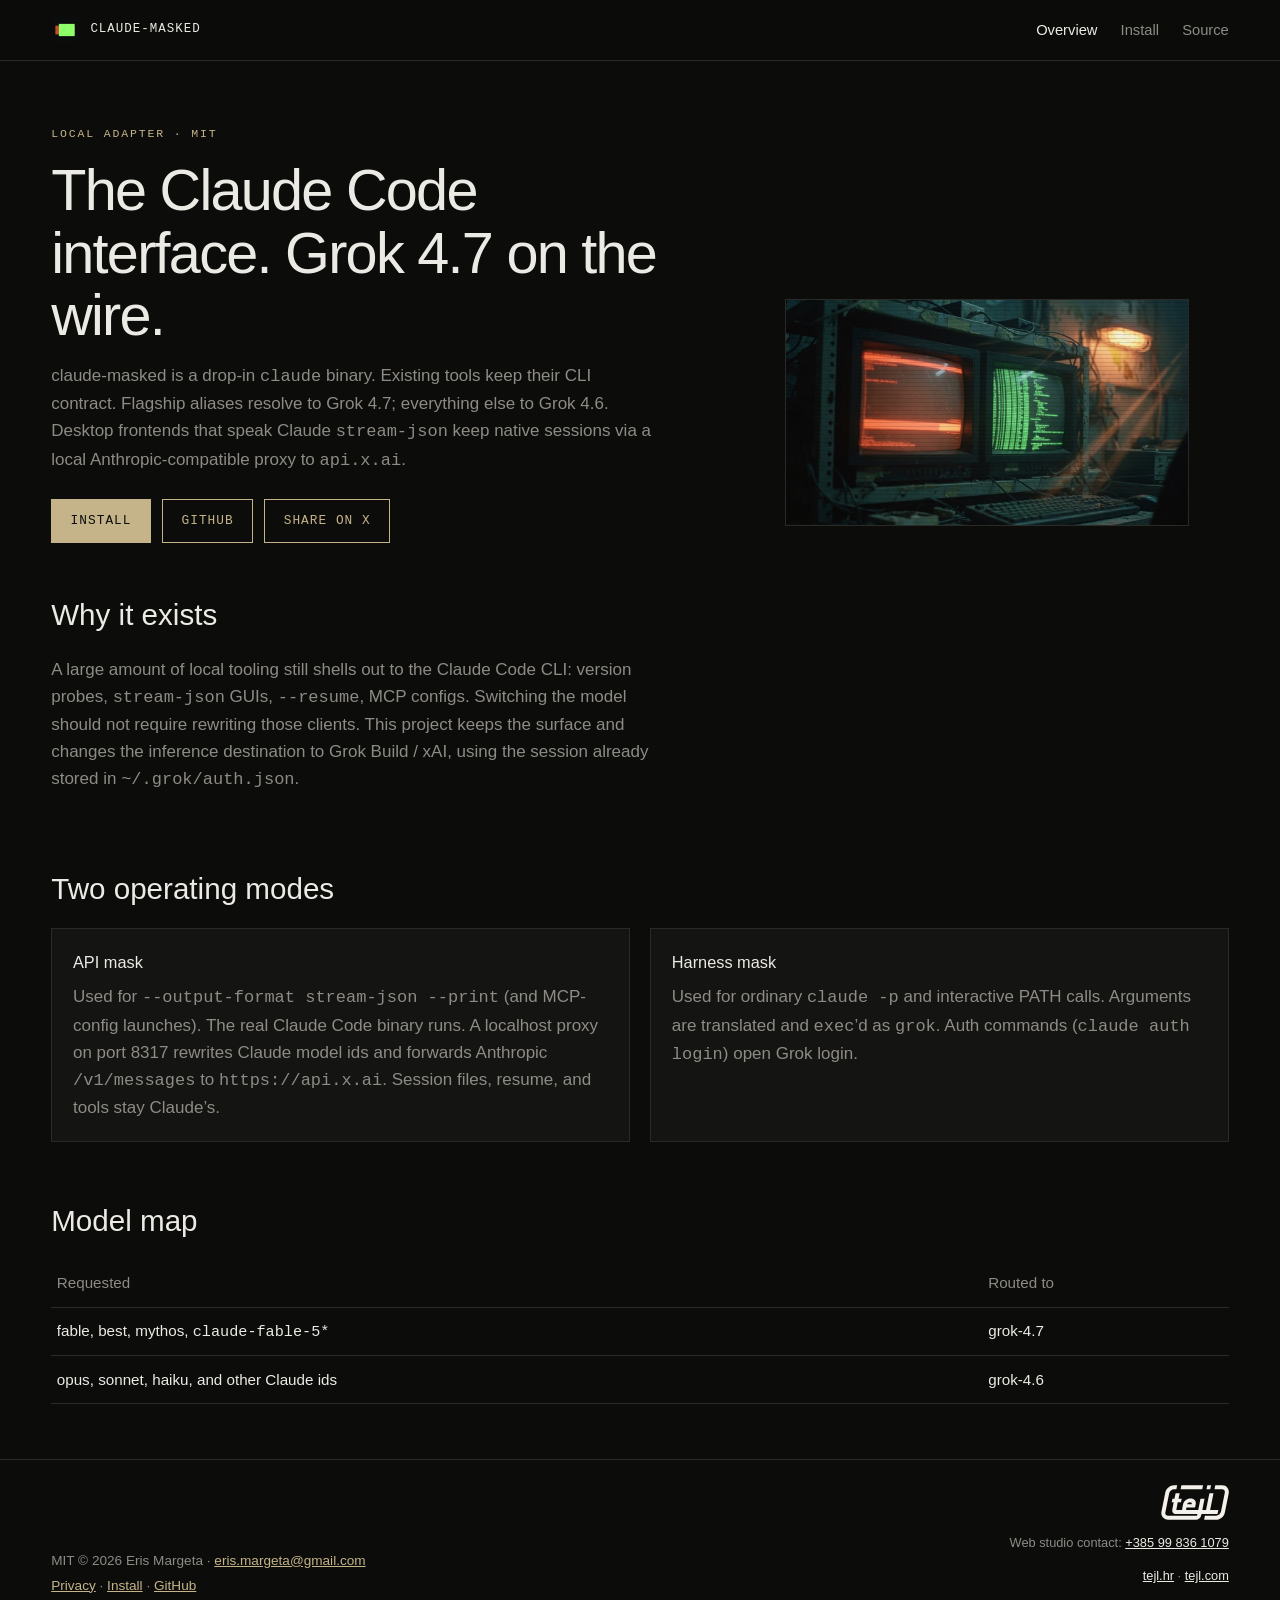
<file: web/index.html>
<!DOCTYPE html>
<html lang="en">
<head>
  <meta charset="utf-8">
  <meta name="viewport" content="width=device-width, initial-scale=1">
  <title>claude-masked — Claude Code surface, Grok Build models</title>
  <meta name="description" content="A local adapter that keeps the Claude Code CLI contract and routes model calls to Grok 4.7 and Grok 4.6. MIT. Maintained by TEJL Studio.">
  <meta name="robots" content="index,follow">
  <link rel="canonical" href="https://claude-masked.vercel.app/">
  <meta name="theme-color" content="#0c0c0b">
  <meta name="author" content="Eris Margeta Kurdali">
  <meta property="og:locale" content="en_GB">
  <meta property="og:type" content="website">
  <meta property="og:site_name" content="claude-masked">
  <meta property="og:title" content="claude-masked — Claude Code surface, Grok Build models">
  <meta property="og:description" content="Keep the Claude Code CLI. Route inference to Grok 4.7 / 4.6 on your existing xAI session.">
  <meta property="og:url" content="https://claude-masked.vercel.app/">
  <meta property="og:image" content="https://claude-masked.vercel.app/assets/og.jpg">
  <meta property="og:image:width" content="1200">
  <meta property="og:image:height" content="630">
  <meta property="og:image:alt" content="Dark workstation still used as the claude-masked social image">
  <meta name="twitter:card" content="summary_large_image">
  <meta name="twitter:title" content="claude-masked — Claude Code surface, Grok Build models">
  <meta name="twitter:description" content="Local Claude Code adapter for Grok 4.7. MIT.">
  <meta name="twitter:image" content="https://claude-masked.vercel.app/assets/twitter-large.jpg">
  <meta name="twitter:image:alt" content="Dark workstation still used as the claude-masked social image">
  <link rel="icon" href="./assets/favicon.svg" type="image/svg+xml">
  <link rel="icon" href="./assets/favicon-32.png" type="image/png" sizes="32x32">
  <link rel="apple-touch-icon" href="./assets/apple-touch.png">
  <link rel="manifest" href="./manifest.webmanifest">
  <link rel="stylesheet" href="./styles.css">
  <script type="application/ld+json">
  {
    "@context": "https://schema.org",
    "@graph": [
      {
        "@type": "Person",
        "@id": "https://claude-masked.vercel.app/#author",
        "name": "Eris Margeta Kurdali",
        "email": "eris.margeta@gmail.com",
        "url": "https://github.com/Eris-Margeta"
      },
      {
        "@type": "Organization",
        "@id": "https://tejl.hr/#studio",
        "name": "TEJL Studio",
        "url": "https://tejl.hr/",
        "sameAs": ["https://tejl.com/"]
      },
      {
        "@type": "SoftwareApplication",
        "@id": "https://claude-masked.vercel.app/#app",
        "name": "claude-masked",
        "applicationCategory": "DeveloperApplication",
        "operatingSystem": "macOS, Linux",
        "license": "https://opensource.org/licenses/MIT",
        "author": {"@id": "https://claude-masked.vercel.app/#author"},
        "creator": {"@id": "https://tejl.hr/#studio"},
        "url": "https://claude-masked.vercel.app/",
        "codeRepository": "https://github.com/Eris-Margeta/claude-masked",
        "description": "Local adapter that preserves the Claude Code CLI contract and routes model inference to Grok 4.7 and Grok 4.6."
      },
      {
        "@type": "WebSite",
        "@id": "https://claude-masked.vercel.app/#website",
        "url": "https://claude-masked.vercel.app/",
        "name": "claude-masked",
        "inLanguage": "en",
        "publisher": {"@id": "https://claude-masked.vercel.app/#author"},
        "creator": {"@id": "https://tejl.hr/#studio"}
      },
      {
        "@type": "WebPage",
        "@id": "https://claude-masked.vercel.app/#webpage",
        "url": "https://claude-masked.vercel.app/",
        "name": "claude-masked — Claude Code surface, Grok Build models",
        "isPartOf": {"@id": "https://claude-masked.vercel.app/#website"},
        "about": {"@id": "https://claude-masked.vercel.app/#app"},
        "author": {"@id": "https://claude-masked.vercel.app/#author"}
      }
    ]
  }
  </script>
</head>
<body>
  <a class="skip" href="#overview">Skip to content</a>
  <header class="site">
    <a class="wordmark" href="./">
      <img src="./assets/mark.svg" width="28" height="28" alt="">
      claude-masked
    </a>
    <nav aria-label="Primary">
      <a href="./" aria-current="page">Overview</a>
      <a href="./install/">Install</a>
      <a href="https://github.com/Eris-Margeta/claude-masked">Source</a>
    </nav>
  </header>
  <main>
    <section class="hero" aria-labelledby="hero-title">
      <div>
        <p class="kicker">Local adapter · MIT</p>
        <h1 id="hero-title">The Claude Code interface. Grok 4.7 on the wire.</h1>
        <p class="lede">claude-masked is a drop-in <code>claude</code> binary. Existing tools keep their CLI contract. Flagship aliases resolve to Grok 4.7; everything else to Grok 4.6. Desktop frontends that speak Claude <code>stream-json</code> keep native sessions via a local Anthropic-compatible proxy to <code>api.x.ai</code>.</p>
        <div class="actions">
          <a class="btn" href="./install/">Install</a>
          <a class="btn ghost" href="https://github.com/Eris-Margeta/claude-masked">GitHub</a>
          <a class="btn ghost" id="share-x" href="https://twitter.com/intent/tweet?text=claude-masked%20keeps%20the%20Claude%20Code%20CLI%20and%20routes%20inference%20to%20Grok%204.7.%20https%3A%2F%2Fclaude-masked.vercel.app%2F">Share on X</a>
        </div>
      </div>
      <figure class="hero-art">
        <img
          src="./assets/hero.jpg"
          srcset="./assets/hero-640.jpg 640w, ./assets/hero-1280.jpg 1280w, ./assets/hero.jpg 1672w"
          sizes="(max-width: 860px) 100vw, 40vw"
          width="1672"
          height="940"
          alt="Night workstation photograph used as the product still"
          fetchpriority="high">
        <span class="scan" aria-hidden="true"></span>
      </figure>
    </section>

    <section class="block" id="overview">
      <h2>Why it exists</h2>
      <p>A large amount of local tooling still shells out to the Claude Code CLI: version probes, <code>stream-json</code> GUIs, <code>--resume</code>, MCP configs. Switching the model should not require rewriting those clients. This project keeps the surface and changes the inference destination to Grok Build / xAI, using the session already stored in <code>~/.grok/auth.json</code>.</p>
    </section>

    <section class="block">
      <h2>Two operating modes</h2>
      <div class="grid-2">
        <article class="card">
          <h3>API mask</h3>
          <p>Used for <code>--output-format stream-json --print</code> (and MCP-config launches). The real Claude Code binary runs. A localhost proxy on port 8317 rewrites Claude model ids and forwards Anthropic <code>/v1/messages</code> to <code>https://api.x.ai</code>. Session files, resume, and tools stay Claude’s.</p>
        </article>
        <article class="card">
          <h3>Harness mask</h3>
          <p>Used for ordinary <code>claude -p</code> and interactive PATH calls. Arguments are translated and <code>exec</code>’d as <code>grok</code>. Auth commands (<code>claude auth login</code>) open Grok login.</p>
        </article>
      </div>
    </section>

    <section class="block" id="map">
      <h2>Model map</h2>
      <table class="map">
        <thead><tr><th>Requested</th><th>Routed to</th></tr></thead>
        <tbody>
          <tr><td>fable, best, mythos, <code>claude-fable-5*</code></td><td>grok-4.7</td></tr>
          <tr><td>opus, sonnet, haiku, and other Claude ids</td><td>grok-4.6</td></tr>
        </tbody>
      </table>
    </section>
  </main>
  <footer class="site">
    <div class="legal">
      <p>MIT © 2026 Eris Margeta · <a href="mailto:eris.margeta@gmail.com">eris.margeta@gmail.com</a></p>
      <p><a href="./privacy/">Privacy</a> · <a href="./install/">Install</a> · <a href="https://github.com/Eris-Margeta/claude-masked">GitHub</a></p>
    </div>
    <div class="studio">
      <img src="./assets/tejl-logo.svg" width="68" height="24" alt="TEJL">
      <p>Web studio contact: <a href="tel:+385998361079">+385 99 836 1079</a></p>
      <p><a href="https://tejl.hr/" target="_blank" rel="noopener">tejl.hr</a>
         · <a href="https://tejl.com/" target="_blank" rel="noopener">tejl.com</a></p>
    </div>
  </footer>
  <script>
    if ("serviceWorker" in navigator) {
      navigator.serviceWorker.register("./sw.js");
    }
  </script>
</body>
</html>
</file>
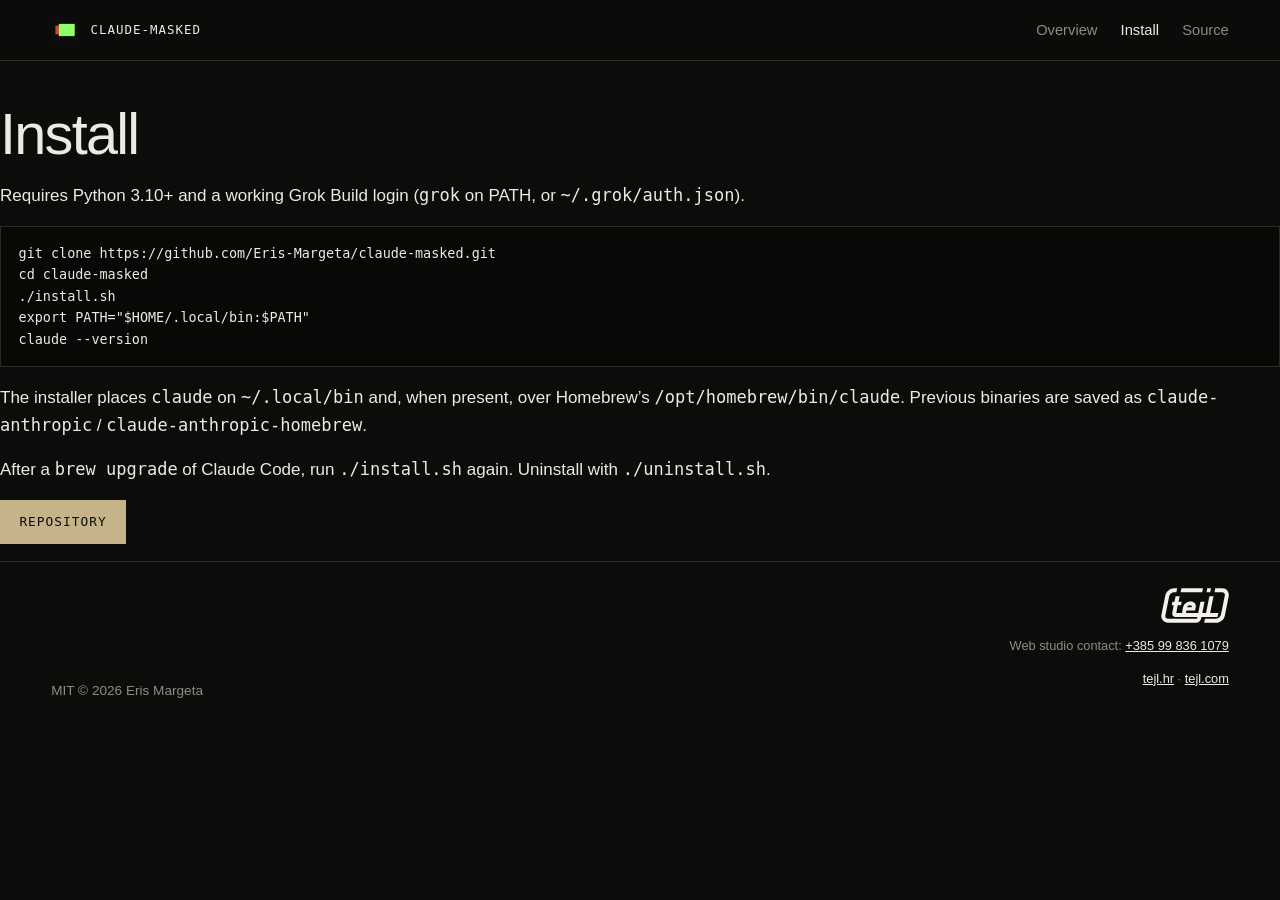
<file: web/install/index.html>
<!DOCTYPE html>
<html lang="en">
<head>
  <meta charset="utf-8">
  <meta name="viewport" content="width=device-width, initial-scale=1">
  <title>Install claude-masked</title>
  <meta name="description" content="Install the claude-masked adapter so Claude Code CLI calls can use Grok 4.7.">
  <link rel="canonical" href="https://claude-masked.vercel.app/install/">
  <meta name="theme-color" content="#0c0c0b">
  <meta name="author" content="Eris Margeta Kurdali">
  <meta property="og:title" content="Install claude-masked">
  <meta property="og:image" content="https://claude-masked.vercel.app/assets/og.jpg">
  <meta name="twitter:card" content="summary">
  <meta name="twitter:image" content="https://claude-masked.vercel.app/assets/twitter-square.jpg">
  <link rel="icon" href="../assets/favicon.svg" type="image/svg+xml">
  <link rel="stylesheet" href="../styles.css">
</head>
<body>
  <a class="skip" href="#main">Skip to content</a>
  <header class="site">
    <a class="wordmark" href="../"><img src="../assets/mark.svg" width="28" height="28" alt=""> claude-masked</a>
    <nav aria-label="Primary">
      <a href="../">Overview</a>
      <a href="../install/" aria-current="page">Install</a>
      <a href="https://github.com/Eris-Margeta/claude-masked">Source</a>
    </nav>
  </header>
  <main id="main" class="block" style="padding-top:2.6rem">
    <h1>Install</h1>
    <p>Requires Python 3.10+ and a working Grok Build login (<code>grok</code> on PATH, or <code>~/.grok/auth.json</code>).</p>
    <pre>git clone https://github.com/Eris-Margeta/claude-masked.git
cd claude-masked
./install.sh
export PATH="$HOME/.local/bin:$PATH"
claude --version</pre>
    <p>The installer places <code>claude</code> on <code>~/.local/bin</code> and, when present, over Homebrew’s <code>/opt/homebrew/bin/claude</code>. Previous binaries are saved as <code>claude-anthropic</code> / <code>claude-anthropic-homebrew</code>.</p>
    <p>After a <code>brew upgrade</code> of Claude Code, run <code>./install.sh</code> again. Uninstall with <code>./uninstall.sh</code>.</p>
    <p><a class="btn" href="https://github.com/Eris-Margeta/claude-masked">Repository</a></p>
  </main>
  <footer class="site">
    <div class="legal">MIT © 2026 Eris Margeta</div>
    <div class="studio">
      <img src="../assets/tejl-logo.svg" width="68" height="24" alt="TEJL">
      <p>Web studio contact: <a href="tel:+385998361079">+385 99 836 1079</a></p>
      <p><a href="https://tejl.hr/" target="_blank" rel="noopener">tejl.hr</a> · <a href="https://tejl.com/" target="_blank" rel="noopener">tejl.com</a></p>
    </div>
  </footer>
</body>
</html>
</file>
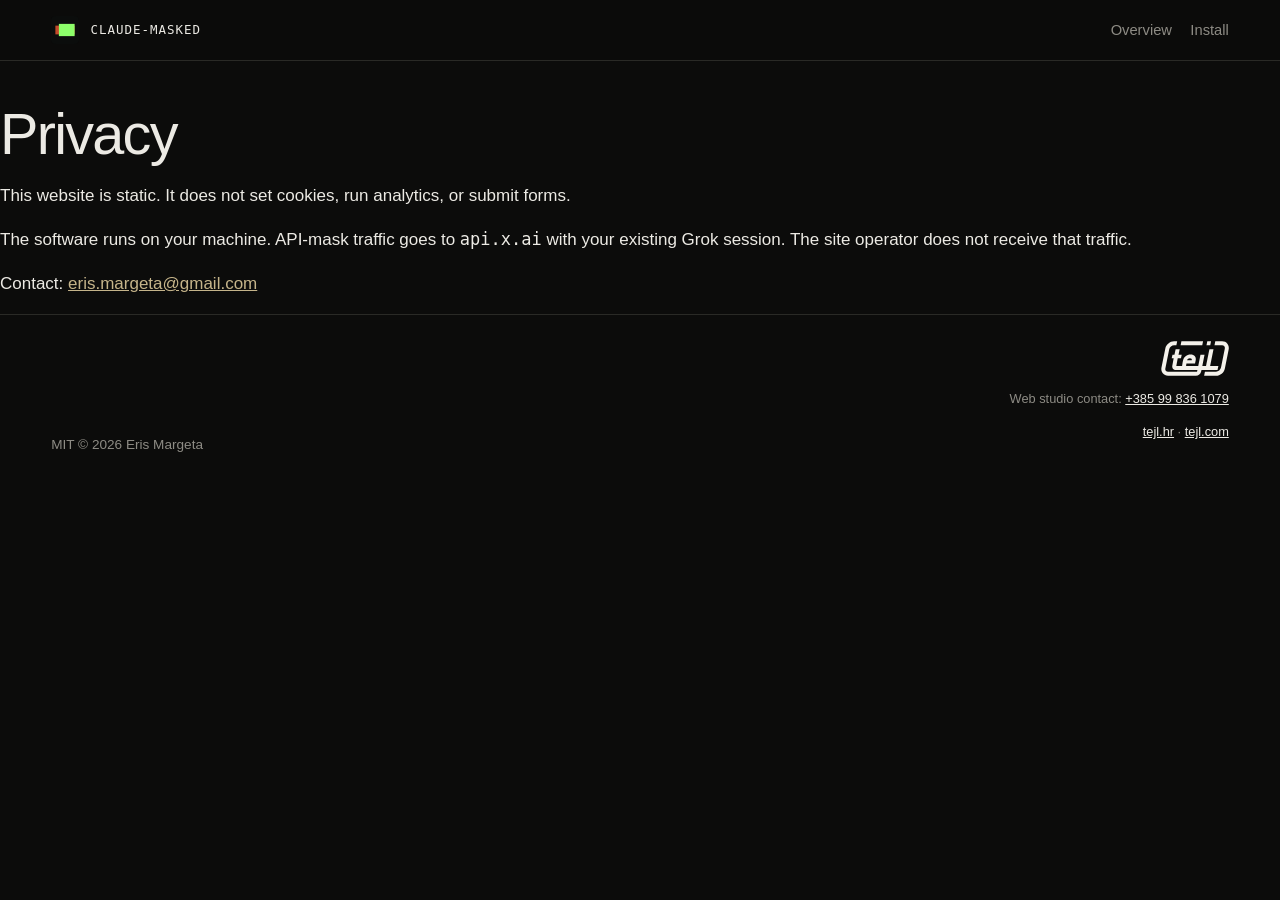
<file: web/privacy/index.html>
<!DOCTYPE html>
<html lang="en">
<head>
  <meta charset="utf-8">
  <meta name="viewport" content="width=device-width, initial-scale=1">
  <title>Privacy — claude-masked</title>
  <meta name="description" content="claude-masked is a local CLI. This website collects no analytics.">
  <link rel="canonical" href="https://claude-masked.vercel.app/privacy/">
  <meta name="author" content="Eris Margeta Kurdali">
  <link rel="icon" href="../assets/favicon.svg" type="image/svg+xml">
  <link rel="stylesheet" href="../styles.css">
</head>
<body>
  <a class="skip" href="#main">Skip to content</a>
  <header class="site">
    <a class="wordmark" href="../"><img src="../assets/mark.svg" width="28" height="28" alt=""> claude-masked</a>
    <nav aria-label="Primary"><a href="../">Overview</a><a href="../install/">Install</a></nav>
  </header>
  <main id="main" class="block" style="padding-top:2.6rem">
    <h1>Privacy</h1>
    <p>This website is static. It does not set cookies, run analytics, or submit forms.</p>
    <p>The software runs on your machine. API-mask traffic goes to <code>api.x.ai</code> with your existing Grok session. The site operator does not receive that traffic.</p>
    <p>Contact: <a href="mailto:eris.margeta@gmail.com">eris.margeta@gmail.com</a></p>
  </main>
  <footer class="site">
    <div class="legal">MIT © 2026 Eris Margeta</div>
    <div class="studio">
      <img src="../assets/tejl-logo.svg" width="68" height="24" alt="TEJL">
      <p>Web studio contact: <a href="tel:+385998361079">+385 99 836 1079</a></p>
      <p><a href="https://tejl.hr/" target="_blank" rel="noopener">tejl.hr</a> · <a href="https://tejl.com/" target="_blank" rel="noopener">tejl.com</a></p>
    </div>
  </footer>
</body>
</html>
</file>
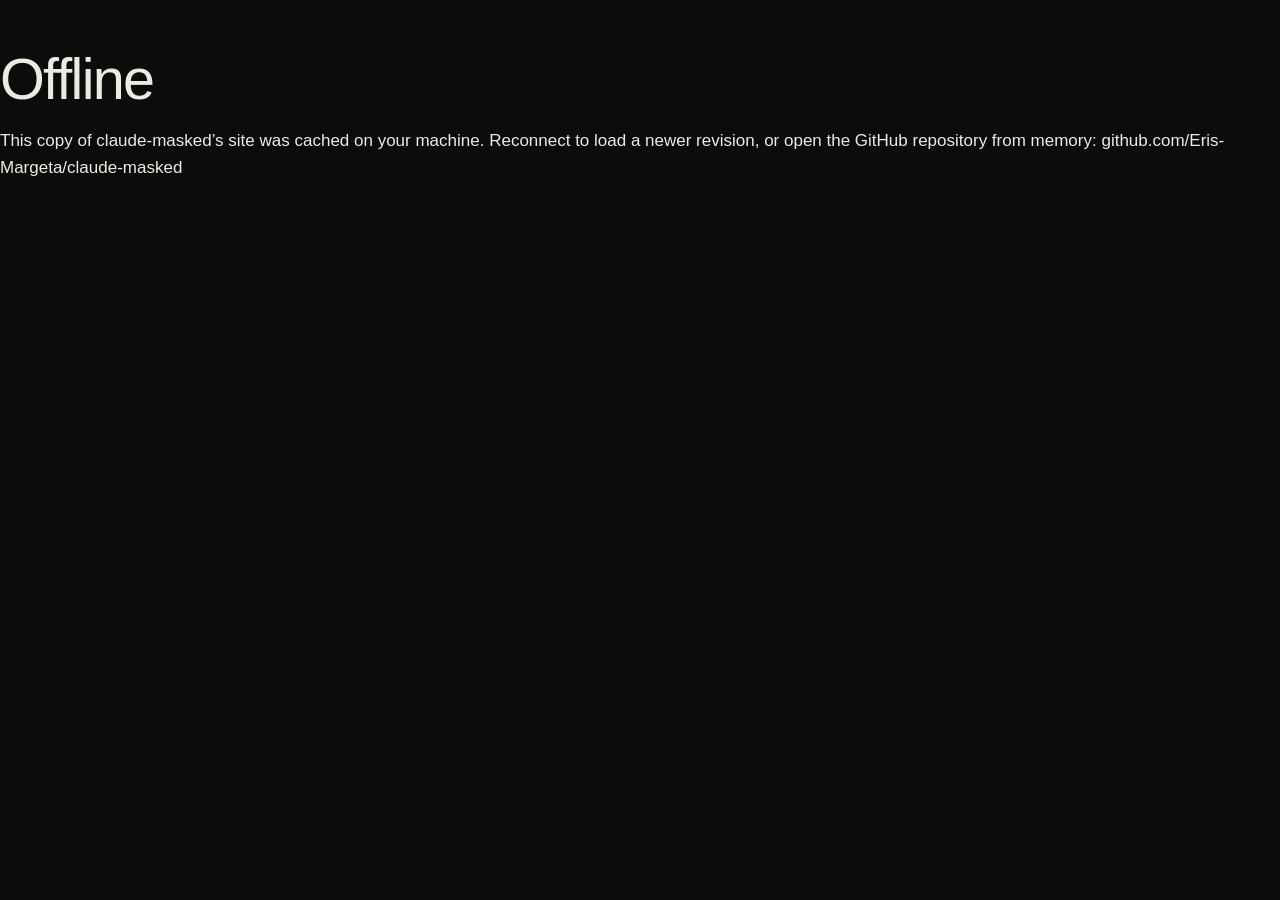
<file: web/offline.html>
<!DOCTYPE html>
<html lang="en">
<head>
  <meta charset="utf-8">
  <meta name="viewport" content="width=device-width, initial-scale=1">
  <title>Offline — claude-masked</title>
  <link rel="stylesheet" href="./styles.css">
</head>
<body>
  <main class="block" style="padding-top:3rem">
    <h1>Offline</h1>
    <p>This copy of claude-masked’s site was cached on your machine. Reconnect to load a newer revision, or open the GitHub repository from memory: github.com/Eris-Margeta/claude-masked</p>
  </main>
</body>
</html>
</file>
<file: web/styles.css>
:root {
  --paper: #0c0c0b;
  --paper-2: #141413;
  --ink: #eceae4;
  --muted: #8d8b84;
  --line: #2a2a26;
  --accent: #c5b48a;
  --font-body: "IBM Plex Sans", "Helvetica Neue", Arial, sans-serif;
  --font-mono: "IBM Plex Mono", ui-monospace, "SFMono-Regular", Consolas, monospace;
  --gutter: clamp(1.25rem, 4vw, 4.5rem);
  --max: 1120px;
  --read: 64ch;
}
* { box-sizing: border-box; }
html { scroll-behavior: smooth; }
@media (prefers-reduced-motion: reduce) {
  html { scroll-behavior: auto; }
  *, *::before, *::after { animation: none !important; transition: none !important; }
}
body {
  margin: 0;
  background: var(--paper);
  color: var(--ink);
  font-family: var(--font-body);
  font-size: 1.0625rem;
  line-height: 1.6;
}
a { color: var(--accent); }
a:focus-visible, button:focus-visible {
  outline: 2px solid var(--accent);
  outline-offset: 3px;
}
.skip {
  position: absolute;
  left: -999px;
  top: 0;
  background: var(--accent);
  color: #0c0c0b;
  padding: .5rem 1rem;
  z-index: 20;
}
.skip:focus { left: 1rem; top: 1rem; }
header.site {
  display: flex;
  align-items: center;
  justify-content: space-between;
  gap: 1rem;
  padding: 1rem var(--gutter);
  border-bottom: 1px solid var(--line);
  position: sticky;
  top: 0;
  background: color-mix(in srgb, var(--paper) 90%, transparent);
  backdrop-filter: blur(10px);
  z-index: 8;
}
.wordmark {
  display: flex;
  align-items: center;
  gap: .7rem;
  text-decoration: none;
  color: var(--ink);
  font-family: var(--font-mono);
  letter-spacing: .08em;
  text-transform: uppercase;
  font-size: .78rem;
}
.wordmark img { width: 28px; height: 28px; }
nav a {
  color: var(--muted);
  text-decoration: none;
  margin-left: 1.15rem;
  font-size: .92rem;
}
nav a[aria-current="page"] { color: var(--ink); }
.hero {
  display: grid;
  grid-template-columns: 1.15fr .85fr;
  gap: 2.5rem;
  padding: 4rem var(--gutter) 3rem;
  align-items: end;
}
.kicker {
  font-family: var(--font-mono);
  color: var(--accent);
  font-size: .72rem;
  letter-spacing: .16em;
  text-transform: uppercase;
  margin: 0 0 1rem;
}
h1 {
  font-size: clamp(2rem, 5vw, 3.6rem);
  line-height: 1.08;
  margin: 0 0 1rem;
  letter-spacing: -.03em;
  font-weight: 500;
}
.lede { max-width: var(--read); color: var(--muted); margin: 0; }
.actions { display: flex; flex-wrap: wrap; gap: .7rem; margin-top: 1.6rem; }
.btn {
  display: inline-flex;
  align-items: center;
  justify-content: center;
  min-height: 44px;
  padding: .65rem 1.15rem;
  border: 1px solid var(--accent);
  background: var(--accent);
  color: #0c0c0b;
  text-decoration: none;
  font-family: var(--font-mono);
  font-size: .8rem;
  letter-spacing: .08em;
  text-transform: uppercase;
}
.btn.ghost {
  background: transparent;
  color: var(--accent);
}
.hero-art { position: relative; }
.hero-art img {
  width: 100%;
  height: auto;
  display: block;
  border: 1px solid var(--line);
}
.scan {
  pointer-events: none;
  position: absolute;
  inset: 0;
  background: repeating-linear-gradient(to bottom, transparent 0 3px, rgb(0 0 0 / .12) 3px 4px);
}
section.block { padding: 0 var(--gutter) 3.4rem; }
section.block h2 {
  font-size: clamp(1.35rem, 2.4vw, 1.85rem);
  font-weight: 500;
  margin: 0 0 1rem;
}
section.block p { max-width: var(--read); color: var(--muted); }
.grid-2 {
  display: grid;
  grid-template-columns: 1fr 1fr;
  gap: 1.25rem;
}
.card {
  border: 1px solid var(--line);
  padding: 1.25rem 1.3rem;
  background: var(--paper-2);
}
.card h3 { margin: 0 0 .5rem; font-size: 1.02rem; font-weight: 500; }
.card p { margin: 0; }
.map {
  width: 100%;
  border-collapse: collapse;
  font-size: .95rem;
}
.map th, .map td {
  text-align: left;
  border-bottom: 1px solid var(--line);
  padding: .7rem .35rem;
  vertical-align: top;
}
.map th { color: var(--muted); font-weight: 500; }
pre {
  overflow: auto;
  background: #080807;
  border: 1px solid var(--line);
  padding: 1rem 1.1rem;
  font-size: .84rem;
  color: var(--ink);
}
footer.site {
  border-top: 1px solid var(--line);
  padding: 1.6rem var(--gutter) 2.2rem;
  display: flex;
  justify-content: space-between;
  gap: 1.5rem;
  flex-wrap: wrap;
  align-items: flex-end;
}
.legal { color: var(--muted); font-size: .85rem; max-width: 42ch; }
.legal p { margin: .2rem 0; }
.studio {
  text-align: right;
  font-size: .8rem;
  color: var(--muted);
  margin-left: auto;
}
.studio img { width: 68px; height: auto; display: block; margin-left: auto; margin-bottom: .45rem; }
.studio a { color: var(--ink); }
@media (max-width: 860px) {
  .hero, .grid-2 { grid-template-columns: 1fr; }
  nav a { margin-left: .7rem; }
}
</file>
